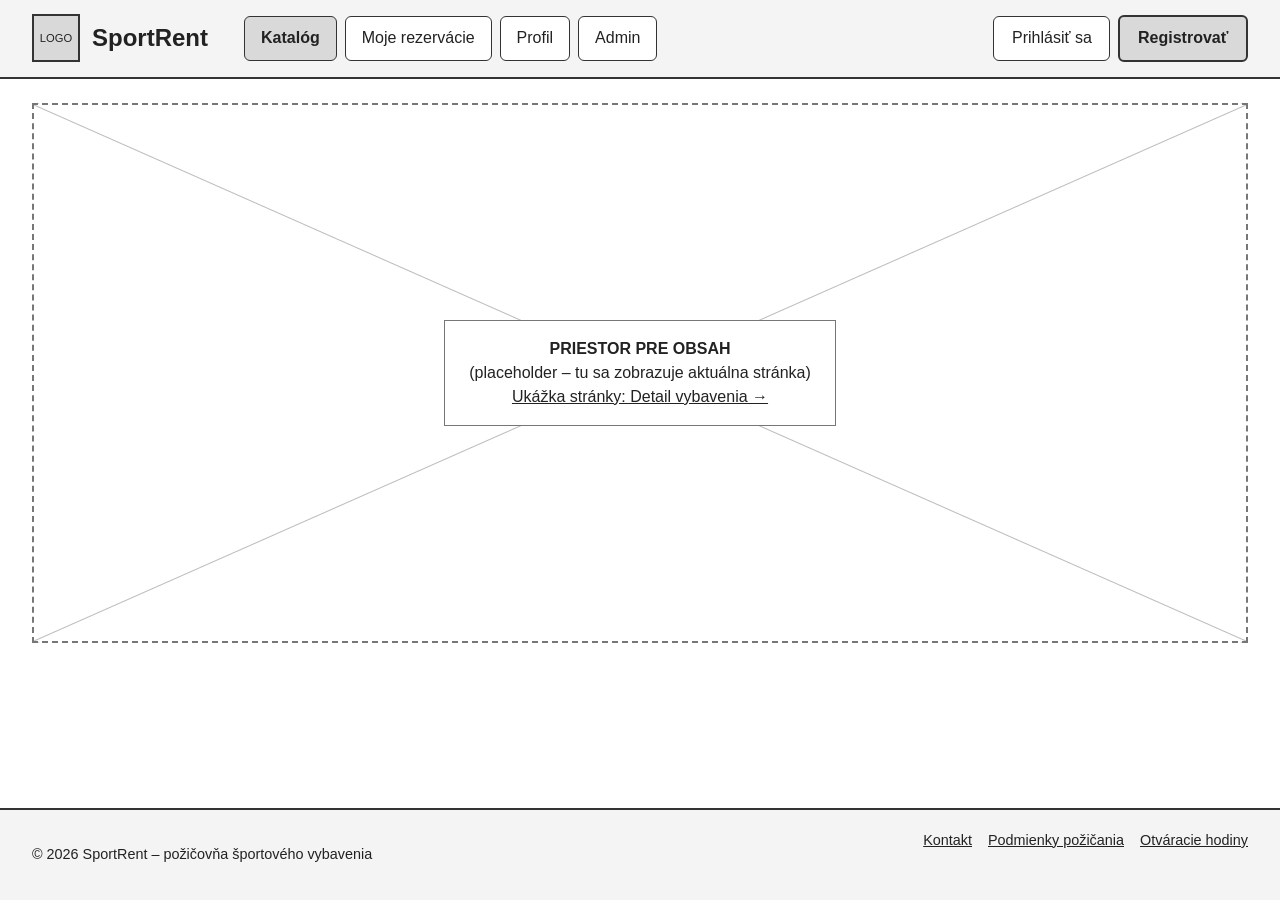
<file: html/index.html>
<!DOCTYPE html>
<html lang="sk">
<head>
  <meta charset="UTF-8">
  <meta name="viewport" content="width=device-width, initial-scale=1">
  <title>SportRent – rozloženie aplikácie</title>
  <link rel="stylesheet" href="style.css">
</head>
<body>

  <header class="site-header">
    <div class="header-inner">
      <a class="brand" href="index.html" aria-label="SportRent – domov">
        <span class="logo">LOGO</span>
        <span class="brand-name">SportRent</span>
      </a>

      <input type="checkbox" id="menu-toggle" class="menu-toggle" aria-label="Zobraziť menu">
      <label for="menu-toggle" class="menu-button" aria-hidden="true">☰</label>

      <div class="menu-panel">
        <nav class="main-nav" aria-label="Hlavné menu">
          <ul>
            <li><a href="index.html" class="active">Katalóg</a></li>
            <li><a href="#">Moje rezervácie</a></li>
            <li><a href="#">Profil</a></li>
            <li><a href="#">Admin</a></li>
          </ul>
        </nav>

        <div class="auth">
          <a class="btn" href="#">Prihlásiť sa</a>
          <a class="btn btn-primary" href="#">Registrovať</a>
        </div>
      </div>
    </div>
  </header>

  <main>
    <section class="content-placeholder" aria-label="Priestor pre obsah">
      <p>
        <strong>PRIESTOR PRE OBSAH</strong><br>
        (placeholder – tu sa zobrazuje aktuálna stránka)<br>
        <a href="detail.html">Ukážka stránky: Detail vybavenia →</a>
      </p>
    </section>
  </main>

  <footer class="site-footer">
    <div class="footer-inner">
      <p>© 2026 SportRent – požičovňa športového vybavenia</p>
      <ul>
        <li><a href="#">Kontakt</a></li>
        <li><a href="#">Podmienky požičania</a></li>
        <li><a href="#">Otváracie hodiny</a></li>
      </ul>
    </div>
  </footer>

</body>
</html>
</file>
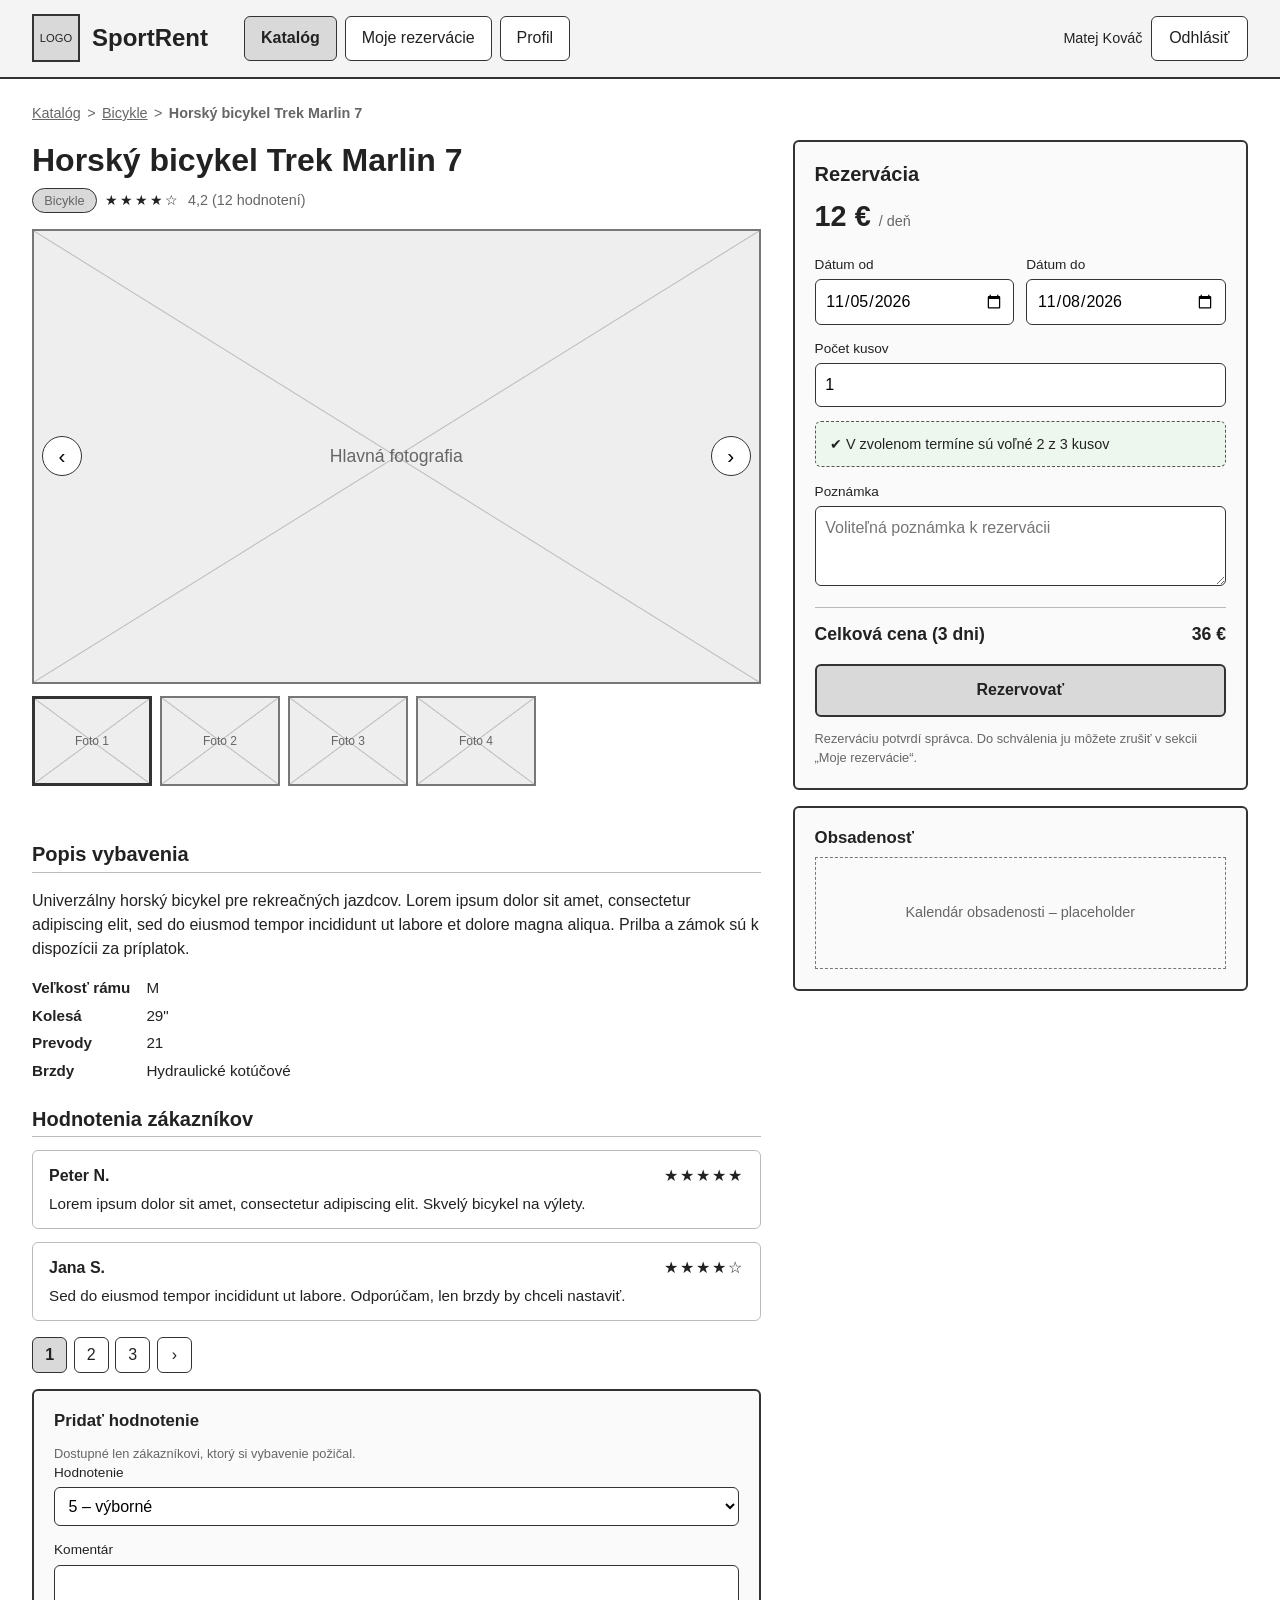
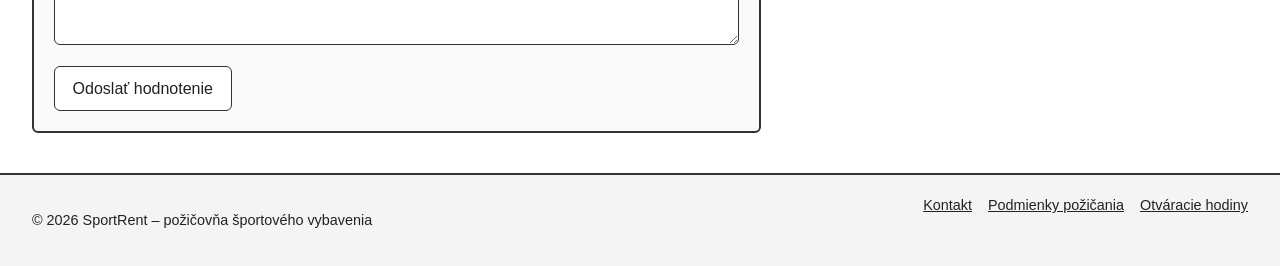
<file: html/detail.html>
<!DOCTYPE html>
<html lang="sk">
<head>
  <meta charset="UTF-8">
  <meta name="viewport" content="width=device-width, initial-scale=1">
  <title>Horský bicykel Trek Marlin 7 – SportRent</title>
  <link rel="stylesheet" href="style.css">
</head>
<body>

  <header class="site-header">
    <div class="header-inner">
      <a class="brand" href="index.html" aria-label="SportRent – domov">
        <span class="logo">LOGO</span>
        <span class="brand-name">SportRent</span>
      </a>

      <input type="checkbox" id="menu-toggle" class="menu-toggle" aria-label="Zobraziť menu">
      <label for="menu-toggle" class="menu-button" aria-hidden="true">☰</label>

      <div class="menu-panel">
        <nav class="main-nav" aria-label="Hlavné menu">
          <ul>
            <li><a href="index.html" class="active">Katalóg</a></li>
            <li><a href="#">Moje rezervácie</a></li>
            <li><a href="#">Profil</a></li>
          </ul>
        </nav>

        <div class="auth">
          <span class="user-name">Matej Kováč</span>
          <a class="btn" href="#">Odhlásiť</a>
        </div>
      </div>
    </div>
  </header>

  <main>
    <nav class="breadcrumb" aria-label="Omrvinková navigácia">
      <ol>
        <li><a href="index.html">Katalóg</a></li>
        <li><a href="#">Bicykle</a></li>
        <li aria-current="page"><strong>Horský bicykel Trek Marlin 7</strong></li>
      </ol>
    </nav>

    <div class="detail-grid">

      <!-- Galéria -->
      <section class="gallery" aria-label="Galéria fotografií">
        <h1>Horský bicykel Trek Marlin 7</h1>
        <div class="item-meta">
          <span class="tag">Bicykle</span>
          <span class="stars" aria-hidden="true">★★★★☆</span>
          <span>4,2 (12 hodnotení)</span>
        </div>

        <div class="photo photo-main">
          Hlavná fotografia
          <button type="button" class="nav-arrow prev" aria-label="Predchádzajúca fotografia">‹</button>
          <button type="button" class="nav-arrow next" aria-label="Ďalšia fotografia">›</button>
        </div>

        <ul class="thumbs">
          <li class="photo selected">Foto 1</li>
          <li class="photo">Foto 2</li>
          <li class="photo">Foto 3</li>
          <li class="photo">Foto 4</li>
        </ul>
      </section>

      <!-- Popis a hodnotenia -->
      <article class="item-info">
        <section aria-labelledby="popis-nadpis">
          <h2 id="popis-nadpis">Popis vybavenia</h2>
          <p>
            Univerzálny horský bicykel pre rekreačných jazdcov. Lorem ipsum dolor sit amet,
            consectetur adipiscing elit, sed do eiusmod tempor incididunt ut labore et dolore
            magna aliqua. Prilba a zámok sú k dispozícii za príplatok.
          </p>
          <dl class="specs">
            <dt>Veľkosť rámu</dt><dd>M</dd>
            <dt>Kolesá</dt><dd>29"</dd>
            <dt>Prevody</dt><dd>21</dd>
            <dt>Brzdy</dt><dd>Hydraulické kotúčové</dd>
          </dl>
        </section>

        <section aria-labelledby="hodnotenia-nadpis">
          <h2 id="hodnotenia-nadpis">Hodnotenia zákazníkov</h2>

          <article class="review">
            <header>
              <strong>Peter N.</strong>
              <span class="stars" aria-label="5 z 5 hviezdičiek">★★★★★</span>
            </header>
            <p>Lorem ipsum dolor sit amet, consectetur adipiscing elit. Skvelý bicykel na výlety.</p>
          </article>

          <article class="review">
            <header>
              <strong>Jana S.</strong>
              <span class="stars" aria-label="4 z 5 hviezdičiek">★★★★☆</span>
            </header>
            <p>Sed do eiusmod tempor incididunt ut labore. Odporúčam, len brzdy by chceli nastaviť.</p>
          </article>

          <nav class="pagination" aria-label="Stránkovanie hodnotení">
            <a href="#" class="current">1</a>
            <a href="#">2</a>
            <a href="#">3</a>
            <a href="#" aria-label="Ďalšia strana">›</a>
          </nav>

          <form class="card" action="#" method="post">
            <h3>Pridať hodnotenie</h3>
            <p class="hint">Dostupné len zákazníkovi, ktorý si vybavenie požičal.</p>
            <div class="form-field">
              <label for="hviezdy">Hodnotenie</label>
              <select id="hviezdy" name="hviezdy">
                <option>5 – výborné</option>
                <option>4 – veľmi dobré</option>
                <option>3 – dobré</option>
                <option>2 – slabé</option>
                <option>1 – zlé</option>
              </select>
            </div>
            <div class="form-field">
              <label for="komentar">Komentár</label>
              <textarea id="komentar" name="komentar"></textarea>
            </div>
            <button type="button" class="btn">Odoslať hodnotenie</button>
          </form>
        </section>
      </article>

      <!-- Rezervácia -->
      <aside class="reservation" aria-label="Rezervácia">
        <form class="card" action="#" method="post">
          <h2>Rezervácia</h2>
          <p class="price">12 € <small>/ deň</small></p>

          <div class="form-row">
            <div class="form-field">
              <label for="datum-od">Dátum od</label>
              <input type="date" id="datum-od" name="datum_od" value="2026-11-05">
            </div>
            <div class="form-field">
              <label for="datum-do">Dátum do</label>
              <input type="date" id="datum-do" name="datum_do" value="2026-11-08">
            </div>
          </div>

          <div class="form-field">
            <label for="pocet">Počet kusov</label>
            <input type="number" id="pocet" name="pocet" min="1" max="3" value="1">
          </div>

          <div class="availability" role="status">
            ✔ V zvolenom termíne sú voľné 2 z 3 kusov
          </div>

          <div class="form-field">
            <label for="poznamka">Poznámka</label>
            <textarea id="poznamka" name="poznamka" placeholder="Voliteľná poznámka k rezervácii"></textarea>
          </div>

          <div class="total">
            <span>Celková cena (3 dni)</span>
            <span>36 €</span>
          </div>

          <button type="button" class="btn btn-primary btn-block">Rezervovať</button>
          <p class="hint">Rezerváciu potvrdí správca. Do schválenia ju môžete zrušiť v sekcii „Moje rezervácie“.</p>
        </form>

        <section class="card" aria-label="Obsadenosť">
          <h3>Obsadenosť</h3>
          <div class="calendar-placeholder">Kalendár obsadenosti – placeholder</div>
        </section>
      </aside>

    </div>
  </main>

  <footer class="site-footer">
    <div class="footer-inner">
      <p>© 2026 SportRent – požičovňa športového vybavenia</p>
      <ul>
        <li><a href="#">Kontakt</a></li>
        <li><a href="#">Podmienky požičania</a></li>
        <li><a href="#">Otváracie hodiny</a></li>
      </ul>
    </div>
  </footer>

</body>
</html>
</file>
<file: html/style.css>
/* ==========================================================
   SportRent – spoločné štýly (mobile-first)
   Breakpointy: 600px (tablet), 900px (desktop)
   ========================================================== */

:root {
  --bg: #ffffff;
  --bg-soft: #f4f4f4;
  --border: #333333;
  --border-light: #bbbbbb;
  --text: #222222;
  --text-muted: #666666;
  --accent: #d9d9d9;
  --ok-bg: #eef7ee;
  --radius: 6px;
  --gap: 1rem;
}

*,
*::before,
*::after {
  box-sizing: border-box;
}

html {
  font-size: 100%;
}

body {
  margin: 0;
  font-family: Arial, Helvetica, sans-serif;
  line-height: 1.5;
  color: var(--text);
  background: var(--bg);
  min-height: 100vh;
  display: flex;
  flex-direction: column;
}

img,
svg {
  max-width: 100%;
  height: auto;
}

a {
  color: inherit;
}

h1, h2, h3 {
  line-height: 1.25;
  margin: 0 0 0.5rem;
}

h1 { font-size: 1.6rem; }
h2 { font-size: 1.25rem; }
h3 { font-size: 1.05rem; }

/* ---------- Hlavička a navigácia ---------- */

.site-header {
  background: var(--bg-soft);
  border-bottom: 2px solid var(--border);
}

.header-inner {
  max-width: 1280px;
  margin: 0 auto;
  padding: 0.75rem 1rem;
  display: flex;
  flex-wrap: wrap;
  align-items: center;
  justify-content: space-between;
  gap: 0.75rem;
}

.brand {
  display: flex;
  align-items: center;
  gap: 0.75rem;
  text-decoration: none;
}

.logo {
  width: 48px;
  height: 48px;
  display: flex;
  align-items: center;
  justify-content: center;
  border: 2px solid var(--border);
  background: var(--accent);
  font-size: 0.7rem;
}

.brand-name {
  font-size: 1.5rem;
  font-weight: bold;
}

/* CSS-only hamburger (bez JavaScriptu) */
.menu-toggle {
  position: absolute;
  opacity: 0;
  pointer-events: none;
}

.menu-button {
  border: 1px solid var(--border);
  background: #fff;
  padding: 0.4rem 0.8rem;
  font-size: 1.3rem;
  line-height: 1;
  cursor: pointer;
  border-radius: var(--radius);
}

.menu-toggle:focus-visible + .menu-button {
  outline: 3px solid #4a90e2;
}

.menu-panel {
  display: none;
  width: 100%;
  flex-direction: column;
  gap: 0.75rem;
}

.menu-toggle:checked ~ .menu-panel {
  display: flex;
}

.main-nav ul {
  list-style: none;
  margin: 0;
  padding: 0;
  display: flex;
  flex-direction: column;
  gap: 0.5rem;
}

.main-nav a {
  display: block;
  padding: 0.6rem 1rem;
  border: 1px solid var(--border);
  background: #fff;
  text-decoration: none;
  border-radius: var(--radius);
}

.main-nav a.active {
  background: var(--accent);
  font-weight: bold;
}

.auth {
  display: flex;
  gap: 0.5rem;
  align-items: center;
  flex-wrap: wrap;
}

.user-name {
  font-size: 0.9rem;
}

/* ---------- Tlačidlá ---------- */

.btn {
  display: inline-block;
  padding: 0.6rem 1.1rem;
  border: 1px solid var(--border);
  background: #fff;
  color: var(--text);
  font: inherit;
  text-align: center;
  text-decoration: none;
  cursor: pointer;
  border-radius: var(--radius);
}

.btn-primary {
  background: var(--accent);
  border-width: 2px;
  font-weight: bold;
}

.btn-block {
  width: 100%;
  padding: 0.8rem;
}

.btn:hover {
  background: #eee;
}

/* ---------- Hlavný obsah ---------- */

main {
  flex: 1;
  width: 100%;
  max-width: 1280px;
  margin: 0 auto;
  padding: 1rem;
}

.breadcrumb {
  font-size: 0.9rem;
  color: var(--text-muted);
  margin-bottom: 1rem;
}

.breadcrumb ol {
  list-style: none;
  margin: 0;
  padding: 0;
  display: flex;
  flex-wrap: wrap;
  gap: 0.4rem;
}

.breadcrumb li + li::before {
  content: ">";
  margin-right: 0.4rem;
}

/* Placeholder (úvodná stránka s rozložením) */
.content-placeholder {
  min-height: 55vh;
  border: 2px dashed #777;
  display: flex;
  align-items: center;
  justify-content: center;
  padding: 1rem;
  background:
    linear-gradient(to top right, transparent calc(50% - 1px), #bbb, transparent calc(50% + 1px)),
    linear-gradient(to bottom right, transparent calc(50% - 1px), #bbb, transparent calc(50% + 1px));
}

.content-placeholder p {
  background: #fff;
  border: 1px solid #777;
  padding: 1rem 1.5rem;
  margin: 0;
  text-align: center;
}

/* ---------- Pätička ---------- */

.site-footer {
  background: var(--bg-soft);
  border-top: 2px solid var(--border);
  font-size: 0.9rem;
}

.footer-inner {
  max-width: 1280px;
  margin: 0 auto;
  padding: 1rem;
  display: flex;
  flex-direction: column;
  gap: 0.5rem;
}

.footer-inner ul {
  list-style: none;
  margin: 0;
  padding: 0;
  display: flex;
  flex-wrap: wrap;
  gap: 1rem;
}

/* ---------- Detail vybavenia ---------- */

.detail-grid {
  display: grid;
  gap: 1.5rem;
  grid-template-columns: minmax(0, 1fr);
  grid-template-areas:
    "gallery"
    "reserve"
    "info";
}

.gallery { grid-area: gallery; }
.reservation { grid-area: reserve; }
.item-info { grid-area: info; }

.item-meta {
  display: flex;
  flex-wrap: wrap;
  align-items: center;
  gap: 0.5rem;
  color: var(--text-muted);
  font-size: 0.9rem;
  margin-bottom: 1rem;
}

.tag {
  display: inline-block;
  padding: 0.1rem 0.7rem;
  border: 1px solid var(--border);
  background: var(--accent);
  font-size: 0.8rem;
  border-radius: 999px;
}

.stars {
  letter-spacing: 2px;
  color: var(--text);
}

.photo {
  display: flex;
  align-items: center;
  justify-content: center;
  border: 2px solid #777;
  background:
    linear-gradient(to top right, transparent calc(50% - 1px), #bbb, transparent calc(50% + 1px)),
    linear-gradient(to bottom right, transparent calc(50% - 1px), #bbb, transparent calc(50% + 1px)),
    #eee;
  color: var(--text-muted);
  font-size: 0.85rem;
}

.photo-main {
  position: relative;
  aspect-ratio: 16 / 10;
  font-size: 1.1rem;
}

.photo-main .nav-arrow {
  position: absolute;
  top: 50%;
  transform: translateY(-50%);
  width: 2.5rem;
  height: 2.5rem;
  border: 1px solid var(--border);
  background: #fff;
  font-size: 1.3rem;
  cursor: pointer;
  border-radius: 50%;
}

.nav-arrow.prev { left: 0.5rem; }
.nav-arrow.next { right: 0.5rem; }

.thumbs {
  display: grid;
  grid-template-columns: repeat(4, 1fr);
  gap: 0.5rem;
  margin: 0.75rem 0 0;
  padding: 0;
  list-style: none;
}

.thumbs .photo {
  aspect-ratio: 4 / 3;
  font-size: 0.75rem;
}

.thumbs .selected {
  border: 3px solid var(--border);
}

.item-info section {
  margin-top: 1.5rem;
}

.item-info h2 {
  border-bottom: 1px solid var(--border-light);
  padding-bottom: 0.3rem;
  margin-bottom: 0.8rem;
}

.specs {
  margin: 1rem 0 0;
  display: grid;
  grid-template-columns: max-content 1fr;
  gap: 0.3rem 1rem;
  font-size: 0.95rem;
}

.specs dt { font-weight: bold; }
.specs dd { margin: 0; }

.review {
  border: 1px solid var(--border-light);
  border-radius: var(--radius);
  padding: 0.8rem 1rem;
  margin-bottom: 0.8rem;
}

.review header {
  display: flex;
  justify-content: space-between;
  gap: 0.5rem;
  flex-wrap: wrap;
  margin-bottom: 0.3rem;
}

.review p {
  margin: 0;
  font-size: 0.95rem;
}

.pagination {
  display: flex;
  flex-wrap: wrap;
  gap: 0.4rem;
  margin: 1rem 0;
}

.pagination a {
  min-width: 2.2rem;
  padding: 0.3rem 0.6rem;
  border: 1px solid var(--border);
  text-align: center;
  text-decoration: none;
  border-radius: var(--radius);
}

.pagination a.current {
  background: var(--accent);
  font-weight: bold;
}

/* ---------- Formuláre a karty ---------- */

.card {
  border: 2px solid var(--border);
  border-radius: var(--radius);
  padding: 1.25rem;
  background: #fafafa;
}

.card + .card {
  margin-top: 1rem;
}

.price {
  font-size: 1.8rem;
  font-weight: bold;
  margin: 0 0 1rem;
}

.price small {
  font-size: 0.9rem;
  font-weight: normal;
  color: var(--text-muted);
}

.form-row {
  display: grid;
  grid-template-columns: repeat(auto-fit, minmax(9rem, 1fr));
  gap: 0.75rem;
}

.form-field {
  margin-bottom: 0.9rem;
  min-width: 0;
}

.form-field label {
  display: block;
  font-size: 0.85rem;
  margin-bottom: 0.25rem;
}

.form-field input,
.form-field select,
.form-field textarea {
  width: 100%;
  min-width: 0;
  padding: 0.55rem 0.6rem;
  border: 1px solid var(--border);
  border-radius: var(--radius);
  background: #fff;
  font: inherit;
}

.form-field textarea {
  min-height: 5rem;
  resize: vertical;
}

.availability {
  border: 1px dashed #555;
  background: var(--ok-bg);
  padding: 0.7rem 0.9rem;
  margin-bottom: 0.9rem;
  font-size: 0.9rem;
  border-radius: var(--radius);
}

.total {
  display: flex;
  justify-content: space-between;
  gap: 1rem;
  font-size: 1.1rem;
  font-weight: bold;
  padding-top: 0.8rem;
  margin: 0.5rem 0 1rem;
  border-top: 1px solid var(--border-light);
}

.hint {
  font-size: 0.8rem;
  color: var(--text-muted);
  margin: 0.75rem 0 0;
}

.calendar-placeholder {
  min-height: 7rem;
  border: 1px dashed #777;
  display: flex;
  align-items: center;
  justify-content: center;
  text-align: center;
  color: var(--text-muted);
  font-size: 0.9rem;
  padding: 0.5rem;
}

/* ==========================================================
   Tablet (>= 600px)
   ========================================================== */
@media (min-width: 600px) {
  h1 { font-size: 2rem; }

  .footer-inner {
    flex-direction: row;
    justify-content: space-between;
  }

  .thumbs {
    grid-template-columns: repeat(4, minmax(0, 120px));
  }
}

/* ==========================================================
   Desktop (>= 900px)
   ========================================================== */
@media (min-width: 900px) {
  .header-inner {
    padding: 0.9rem 2rem;
    flex-wrap: nowrap;
  }

  .menu-button {
    display: none;
  }

  .menu-panel {
    display: flex;
    flex: 1;
    width: auto;
    flex-direction: row;
    align-items: center;
    justify-content: space-between;
    gap: 1.5rem;
  }

  .main-nav {
    margin-left: 1.5rem;
  }

  .main-nav ul {
    flex-direction: row;
  }

  main {
    padding: 1.5rem 2rem 2.5rem;
  }

  .content-placeholder {
    min-height: 60vh;
  }

  .footer-inner {
    padding: 1.25rem 2rem;
  }

  /* Detail: dva stĺpce – galéria + info vľavo, rezervácia vpravo */
  .detail-grid {
    grid-template-columns: minmax(0, 1.6fr) minmax(0, 1fr);
    grid-template-areas:
      "gallery reserve"
      "info    reserve";
    gap: 2rem;
    align-items: start;
  }

  .reservation {
    position: sticky;
    top: 1rem;
  }
}
</file>
